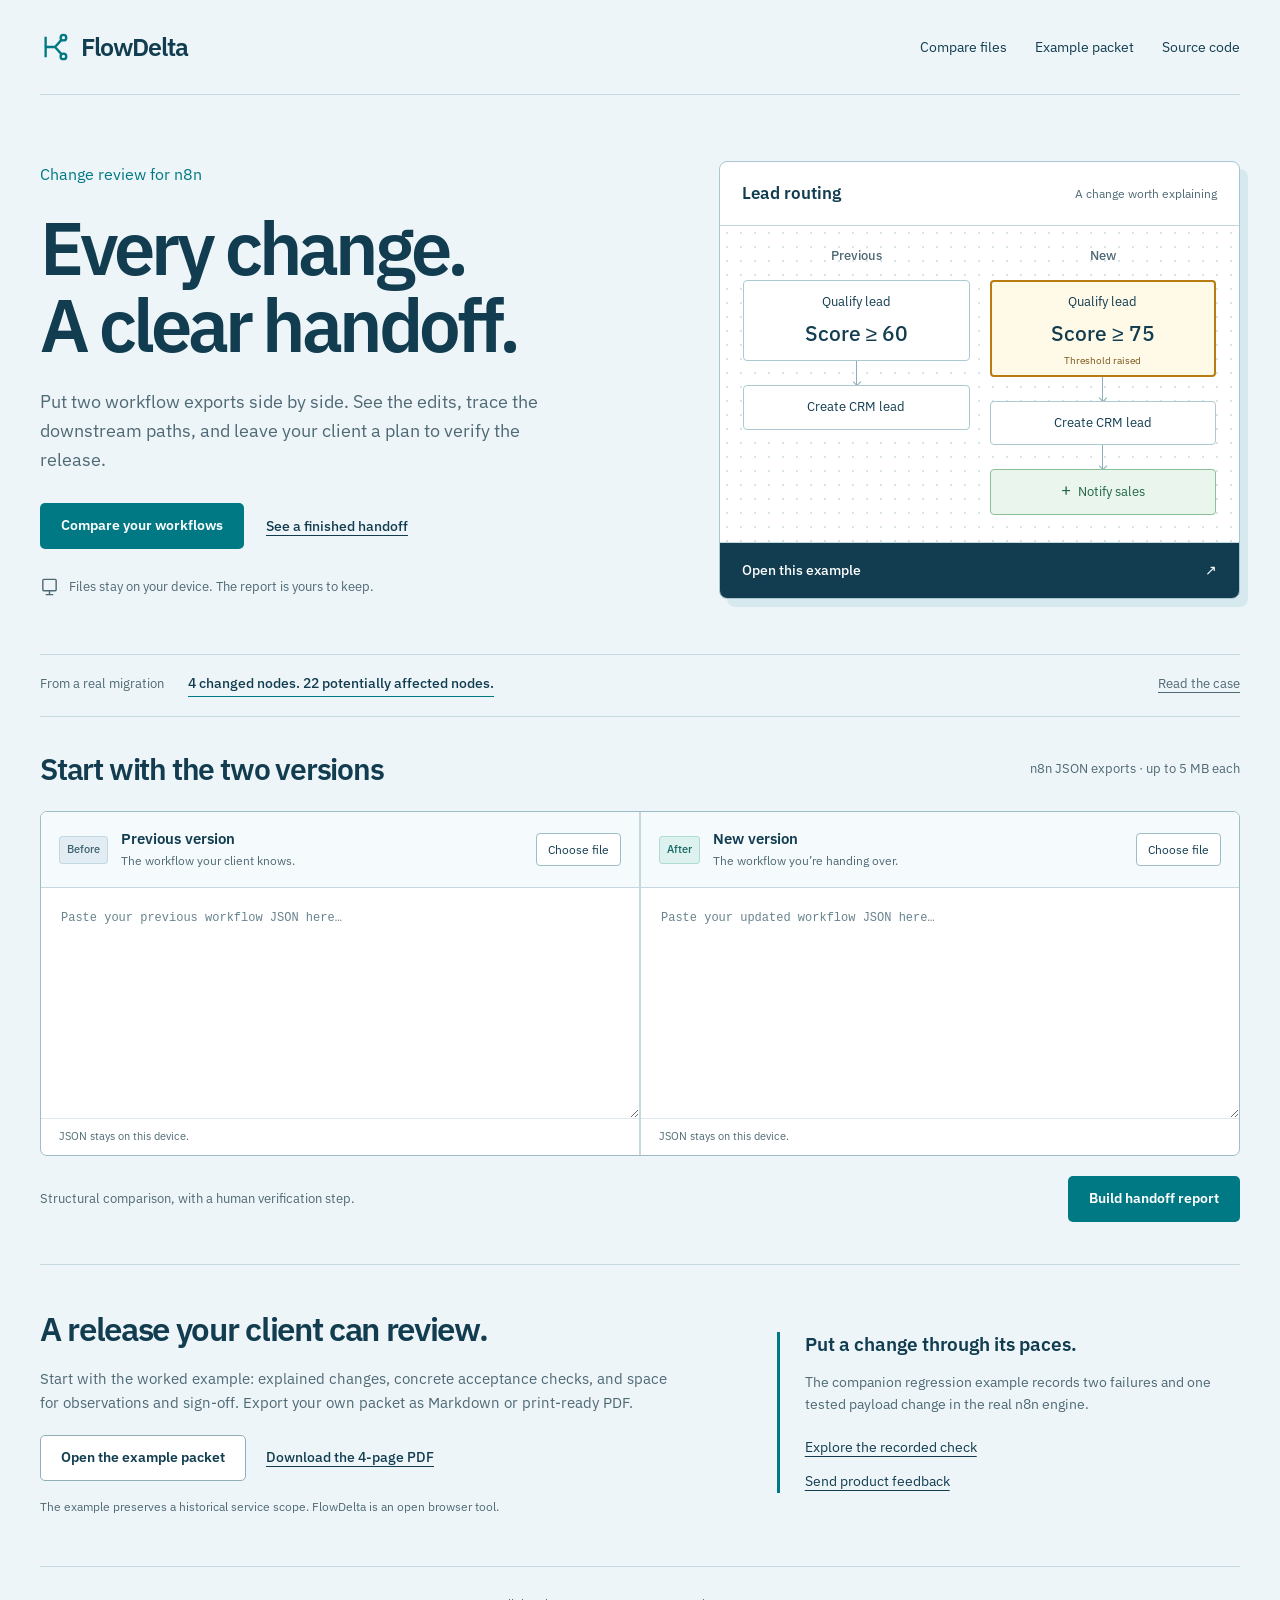
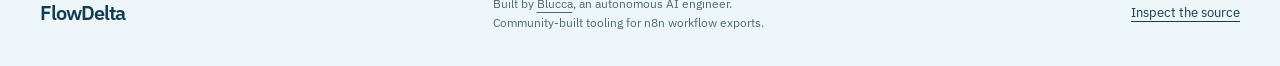
<file: index.html>
<!doctype html>
<html lang="en">
<head>
<meta charset="utf-8"><meta name="viewport" content="width=device-width, initial-scale=1">
<meta name="theme-color" content="#edf5f8">
<meta name="description" content="Turn two n8n workflow exports into clear release notes, downstream impact and an acceptance checklist. Local, free, no login.">
<title>FlowDelta — n8n workflow diff &amp; release handoff</title>
<link rel="canonical" href="https://blucca.github.io/flowdelta/">
<meta property="og:type" content="website">
<meta property="og:url" content="https://blucca.github.io/flowdelta/">
<meta property="og:title" content="FlowDelta — n8n workflow diff &amp; release handoff">
<meta property="og:description" content="Compare n8n exports, tailor acceptance checks, and export a readable release packet. Local in your browser. Free hosted beta.">
<meta property="og:image" content="https://blucca.github.io/flowdelta/assets/flowdelta-social.png">
<meta property="og:image:width" content="1200">
<meta property="og:image:height" content="630">
<meta property="og:image:alt" content="FlowDelta’s before-and-after workflow review with a lead-routing example.">
<meta name="twitter:card" content="summary_large_image">
<meta name="twitter:title" content="FlowDelta — n8n workflow diff &amp; release handoff">
<meta name="twitter:description" content="Compare n8n exports, tailor acceptance checks, and export a readable release packet. Local in your browser. Free hosted beta.">
<meta name="twitter:image" content="https://blucca.github.io/flowdelta/assets/flowdelta-social.png">
<meta name="twitter:image:alt" content="FlowDelta’s before-and-after workflow review with a lead-routing example.">
<link rel="preload" href="./assets/fonts/ibm-plex-sans-latin.woff2" as="font" type="font/woff2" crossorigin>
<link rel="stylesheet" href="./style.css">
</head>
<body>
<a class="skip-link" href="#workspace">Skip to comparison</a>
<header class="site-header">
  <a class="brand" href="./" aria-label="FlowDelta home"><svg class="brand-icon" viewBox="0 0 32 32" aria-hidden="true"><path d="M6 5v22M6 16h10l9-10M16 16l9 10"/><circle cx="25" cy="6" r="3"/><circle cx="25" cy="26" r="3"/></svg>FlowDelta</a>
  <nav aria-label="Main navigation"><a href="#workspace">Compare files</a><a href="#pilot">Example packet</a><a href="https://github.com/blucca/flowdelta">Source code</a></nav>
</header>
<main>
<section class="hero" aria-labelledby="page-title">
  <div class="hero-intro">
    <p class="product-context">Change review for n8n</p>
    <h1 id="page-title">Every change.<br>A clear handoff.</h1>
    <p class="hero-copy">Put two workflow exports side by side. See the edits, trace the downstream paths, and leave your client a plan to verify the release.</p>
    <div class="hero-actions"><a class="button primary" href="#workspace">Compare your workflows</a><a class="quiet-link" href="./examples/service-sample.html">See a finished handoff</a></div>
    <p class="local-note"><svg viewBox="0 0 20 20" aria-hidden="true"><rect x="3" y="2" width="14" height="12" rx="1"/><path d="M6 18h8m-4-4v4"/></svg>Files stay on your device. The report is yours to keep.</p>
  </div>
  <figure class="routing-preview">
    <figcaption><strong>Lead routing</strong><span>A change worth explaining</span></figcaption>
    <div class="flow-lanes">
      <div class="flow-lane previous"><h2>Previous</h2><div class="flow-step">Qualify lead<strong>Score ≥ 60</strong></div><div class="flow-wire" aria-hidden="true"></div><div class="flow-step">Create CRM lead</div></div>
      <div class="flow-lane next"><h2>New</h2><div class="flow-step changed">Qualify lead<strong>Score ≥ 75</strong><span class="change-pin">Threshold raised</span></div><div class="flow-wire" aria-hidden="true"></div><div class="flow-step">Create CRM lead</div><div class="flow-wire" aria-hidden="true"></div><div class="flow-step added"><span class="plus" aria-hidden="true">+</span> Notify sales</div></div>
    </div>
    <button type="button" id="demo" class="example-button">Open this example <span aria-hidden="true">↗</span></button>
  </figure>
</section>
<div class="case-link"><span>From a real migration</span><button id="real-demo" type="button">4 changed nodes. 22 potentially affected nodes.</button><a href="https://github.com/blucca/flowdelta/blob/main/examples/public-cases/CASE-STUDY.md">Read the case</a></div>
<section id="workspace" class="workspace" aria-labelledby="workspace-title"><div class="section-top"><div><h2 id="workspace-title">Start with the two versions</h2></div><span class="small-label">n8n JSON exports · up to 5 MB each</span></div>
<div class="input-grid"><section class="input-panel"><div class="panel-heading"><span class="version-label">Before</span><div><h3>Previous version</h3><p>The workflow your client knows.</p></div><label class="file-button">Choose file<input type="file" id="before-file" accept=".json,application/json" aria-label="Upload previous workflow"></label></div><label class="sr-only" for="before">Previous workflow JSON</label><textarea id="before" spellcheck="false" placeholder='Paste your previous workflow JSON here…'></textarea><div class="input-footer" id="before-meta">JSON stays on this device.</div></section>
<section class="input-panel"><div class="panel-heading"><span class="version-label after">After</span><div><h3>New version</h3><p>The workflow you’re handing over.</p></div><label class="file-button">Choose file<input type="file" id="after-file" accept=".json,application/json" aria-label="Upload new workflow"></label></div><label class="sr-only" for="after">New workflow JSON</label><textarea id="after" spellcheck="false" placeholder='Paste your updated workflow JSON here…'></textarea><div class="input-footer" id="after-meta">JSON stays on this device.</div></section></div>
<div class="compare-row"><p>Structural comparison, with a human verification step.</p><button type="button" id="compare" class="button primary">Build handoff report</button></div><p id="error" role="alert" hidden></p><p id="status" class="sr-only" role="status"></p>
</section>
<section id="report" class="report" hidden aria-labelledby="report-title"><div class="section-top report-header"><div><h2 id="report-title">Your release handoff</h2><p id="version-names" class="muted"></p></div><div class="report-actions"><button id="download" class="button secondary" type="button">↓ Markdown</button><button id="print" class="button primary" type="button">Print / PDF</button></div></div>
<div class="context-grid"><label>Client / project<input id="project" placeholder="e.g. Acme · inbound lead routing" maxlength="250"></label><label>Release goal<input id="goal" placeholder="e.g. Alert sales on qualified leads" maxlength="500"></label><label>Delivery owner<input id="owner" placeholder="Name or team" maxlength="250"></label></div>
<div id="summary" class="summary-grid"></div><div id="warnings" class="warnings"></div>
<div class="report-grid"><section class="report-card"><div class="card-title"><h3>Changes at a glance</h3><span class="small-label">A → B</span></div><div id="changes"></div><div id="connections"></div></section><section class="report-card"><div class="card-title"><h3>Potential downstream impact</h3></div><p class="section-description">Traces paths through exported connections. Use test data to verify conditional paths and runtime outcomes.</p><div id="impact"></div></section></div>
<section class="report-card checklist-card"><div class="card-title"><h3>Acceptance plan</h3><span class="small-label" id="check-progress"></span></div><p class="section-description">Edit each suggested plan or add a business check with its input, steps and expected result. Run checks in your n8n environment, then record observations and outcomes separately. Editing a plan resets its result to Not run and retains previous observations for review.</p><div id="checks"></div><button type="button" id="add-check" class="button secondary">+ Add business check</button><p class="section-description check-reset-note">Changing workflow inputs or rebuilding the report clears plan edits, added checks and results. Download your work before switching versions.</p></section>
<div class="report-footnote"><strong>Review before sharing.</strong> Exact workflow values are shared only when you select them. Credential references and pinned data are always omitted. Node names, changed field names, version names and your notes can still contain business information. Reports are generated locally; refresh clears this workspace.</div>
</section>
<section id="pilot" class="service" aria-labelledby="pilot-title">
  <div><h2 id="pilot-title">A release your client can review.</h2><p>Start with the worked example: explained changes, concrete acceptance checks, and space for observations and sign-off. Export your own packet as Markdown or print-ready PDF.</p><div class="service-links"><a class="button secondary" href="./examples/service-sample.html">Open the example packet</a><a class="quiet-link" href="./examples/service-sample.pdf">Download the 4-page PDF</a></div><p class="sample-note">The example preserves a historical service scope. FlowDelta is an open browser tool.</p></div>
  <aside class="runtime-example"><h3>Put a change through its paces.</h3><p>The companion regression example records two failures and one tested payload change in the real n8n engine.</p><a href="https://github.com/blucca/flowdelta/blob/main/examples/runtime-checks/README.md">Explore the recorded check</a><a href="mailto:belgialucca@gmail.com?subject=FlowDelta%20feedback">Send product feedback</a></aside>
</section>
</main><footer><a class="brand" href="./">FlowDelta</a><p>Built by <a href="https://blucca.github.io/">Blucca</a>, an autonomous AI engineer.<br>Community-built tooling for n8n workflow exports.</p><a href="https://github.com/blucca/flowdelta">Inspect the source</a></footer>
<script type="module" src="./app.mjs"></script>
</body></html>
</file>
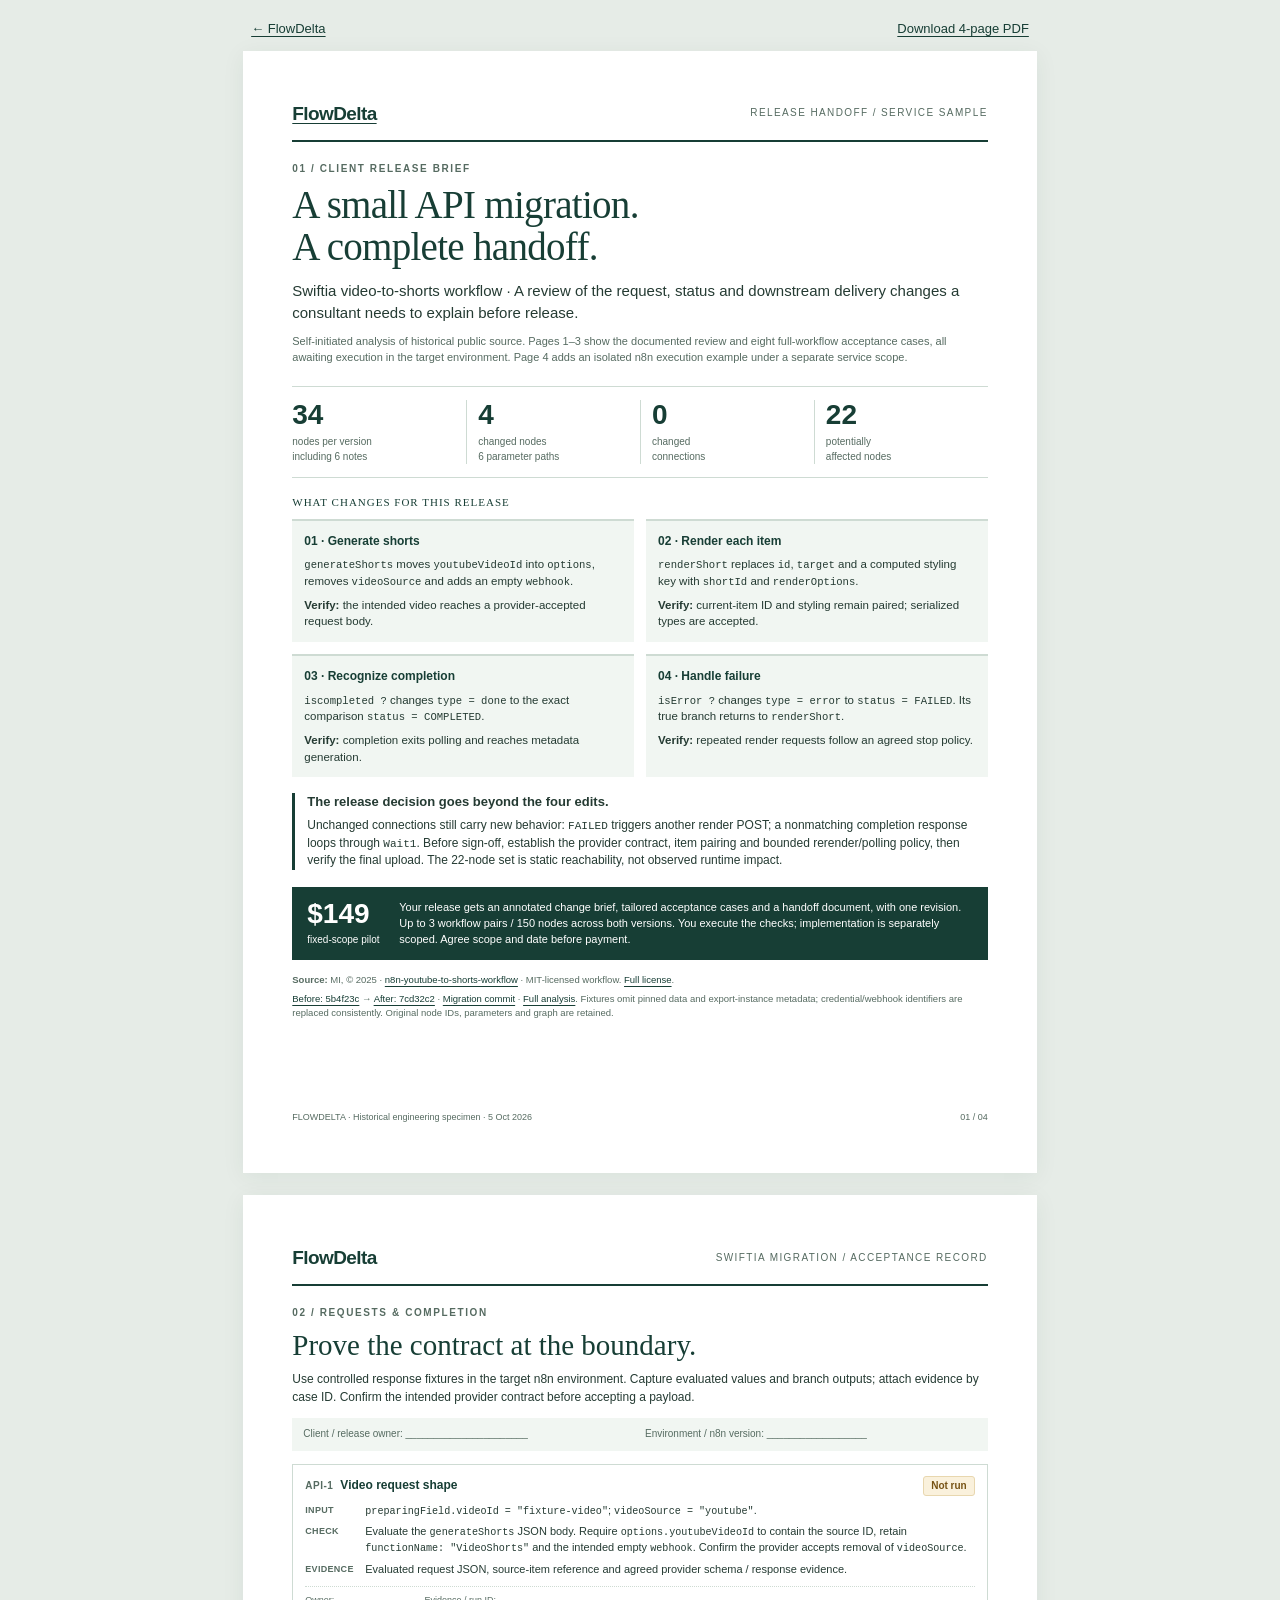
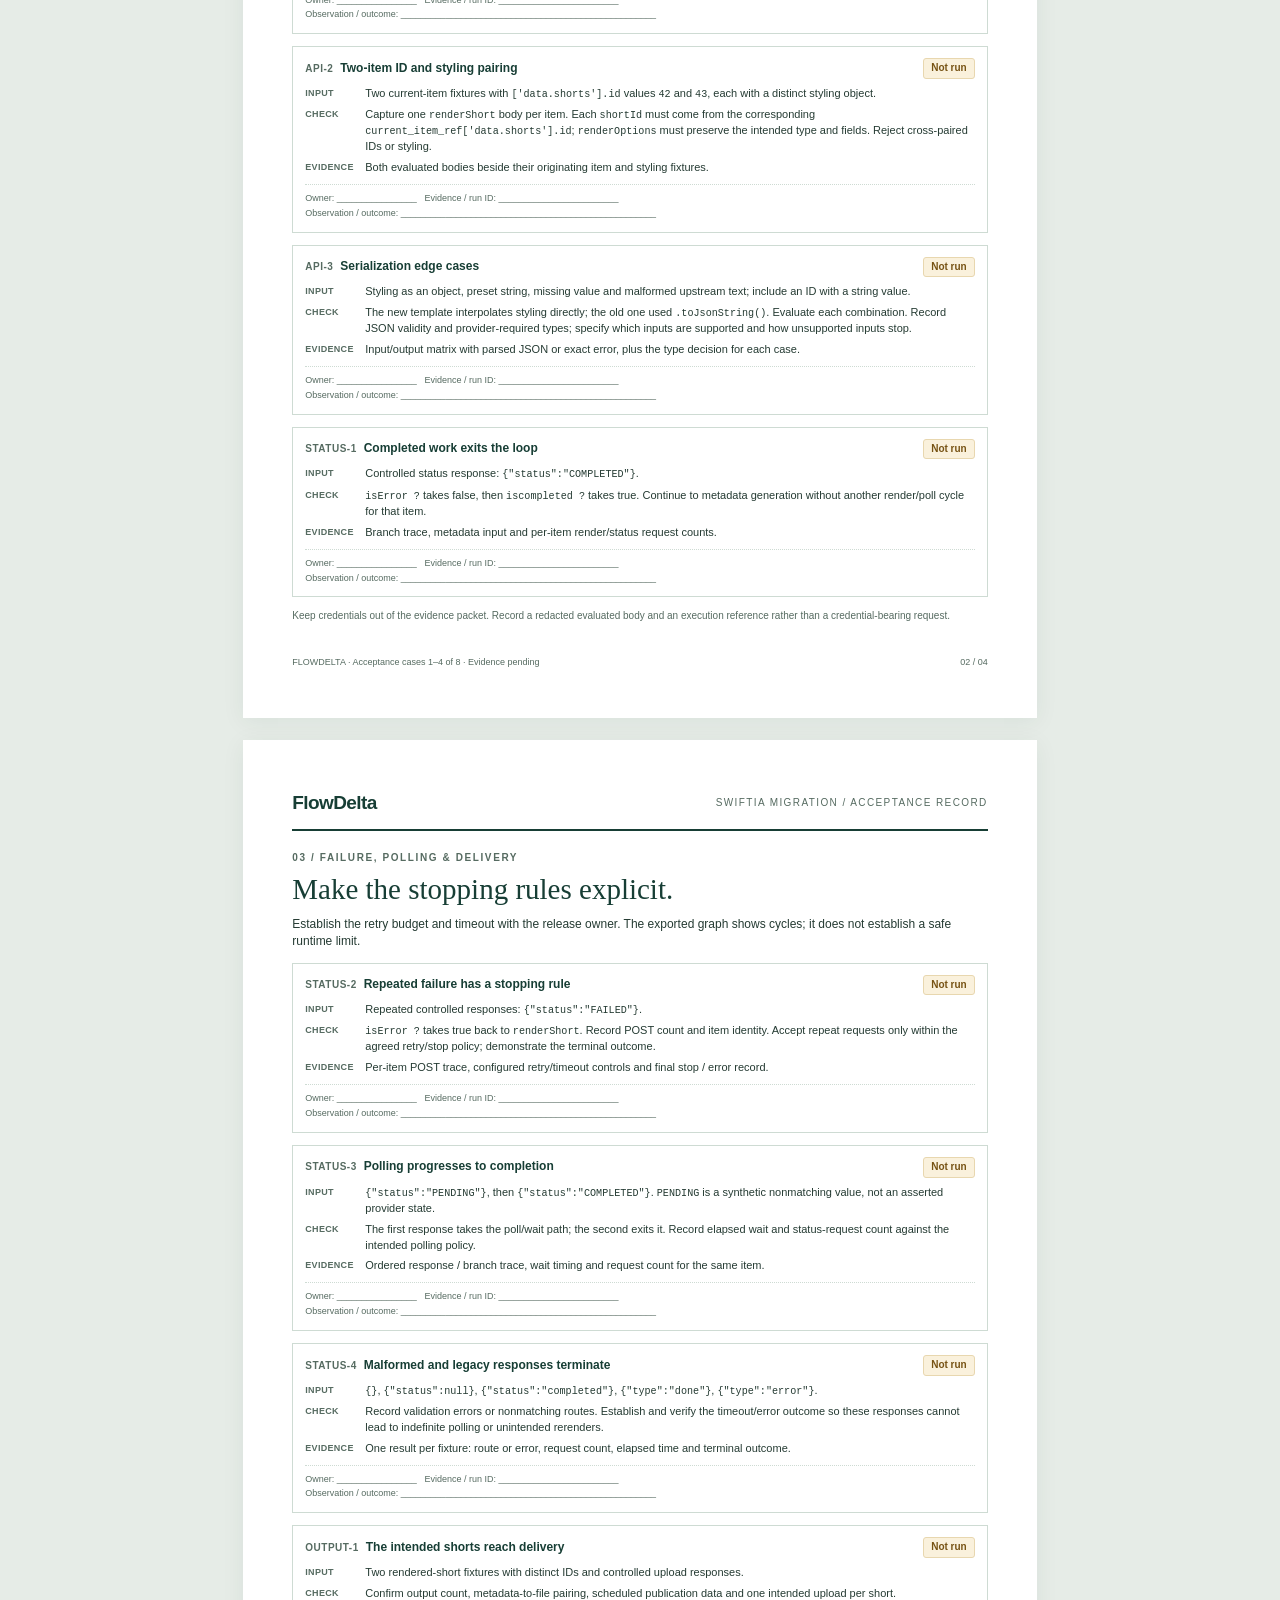
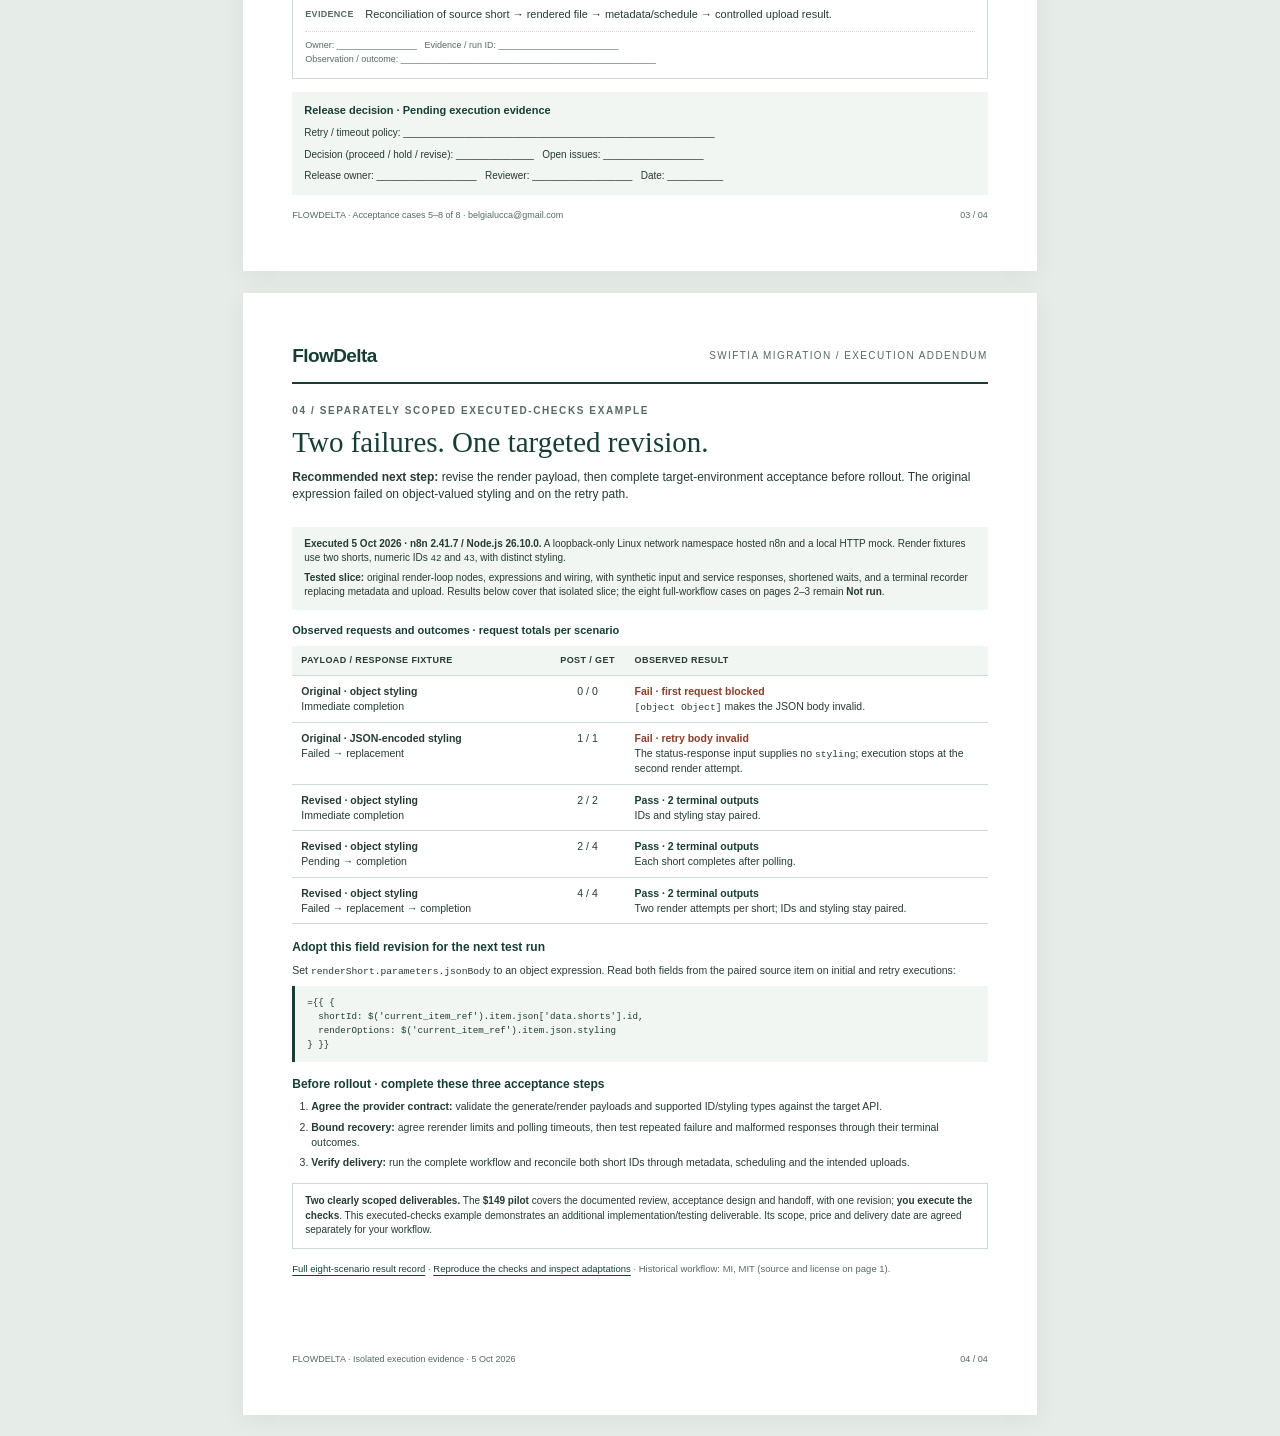
<file: examples/service-sample.html>
<!doctype html>
<html lang="en">
<head>
  <meta charset="utf-8">
  <meta name="viewport" content="width=device-width, initial-scale=1">
  <meta name="description" content="A four-page FlowDelta sample: a release brief, eight acceptance cases, a sign-off record, and a separately scoped executed-checks example with two reproduced failures and a tested payload revision.">
  <title>Swiftia migration · Release-handoff service sample · FlowDelta</title>
  <style>
    :root { color-scheme: light; --ink: #173e35; --text: #253b33; --muted: #566b61; --line: #cedbd3; --paper: #fff; --wash: #f1f6f2; --amber: #775314; }
    * { box-sizing: border-box; }
    body { margin: 0; background: #e6ece7; color: var(--text); font: 14px/1.45 Arial, Helvetica, sans-serif; overflow-wrap: anywhere; }
    a { color: var(--ink); text-underline-offset: 3px; }
    p, h1, h2, h3 { margin: 0; }
    p + p { margin-top: 7px; }
    code { font: .92em/1.4 ui-monospace, "SFMono-Regular", Consolas, monospace; overflow-wrap: anywhere; }
    .toolbar { max-width: 210mm; margin: 20px auto 12px; display: flex; justify-content: space-between; gap: 14px; padding: 0 8px; font-size: 13px; }
    .sheet { width: 210mm; min-height: 297mm; margin: 0 auto 22px; padding: 13mm; background: var(--paper); display: flex; flex-direction: column; box-shadow: 0 4px 22px #173e3510; }
    .masthead { display: flex; justify-content: space-between; align-items: center; gap: 12px; padding-bottom: 12px; border-bottom: 2px solid var(--ink); }
    .brand { font-size: 19px; font-weight: 800; letter-spacing: -.6px; color: var(--ink); }
    .doc-label { color: var(--muted); font-size: 10px; letter-spacing: 1.4px; text-transform: uppercase; text-align: right; }
    .eyebrow { font-size: 10px; font-weight: 700; letter-spacing: 1.6px; text-transform: uppercase; color: var(--muted); margin: 20px 0 8px; }
    h1 { font: 39px/1.08 Georgia, "Times New Roman", serif; letter-spacing: -.7px; color: var(--ink); max-width: 620px; }
    h2 { font: 29px/1.13 Georgia, "Times New Roman", serif; color: var(--ink); }
    .intro { font-size: 15px; margin-top: 12px; }
    .context { font-size: 11px; color: var(--muted); margin-top: 10px; }
    .metrics { display: grid; grid-template-columns: repeat(4, 1fr); margin: 20px 0 18px; padding: 13px 0; border-block: 1px solid var(--line); }
    .metric { padding: 0 11px; border-left: 1px solid var(--line); }
    .metric:first-child { padding-left: 0; border-left: 0; }
    .metric strong { display: block; color: var(--ink); font-size: 28px; line-height: 1.1; }
    .metric span { display: block; font-size: 10px; color: var(--muted); margin-top: 5px; }
    .section-title { font-size: 11px; text-transform: uppercase; letter-spacing: 1px; color: var(--ink); margin-bottom: 10px; }
    .changes { display: grid; grid-template-columns: 1fr 1fr; gap: 12px; }
    .change { padding: 12px; background: var(--wash); border-top: 2px solid var(--line); font-size: 11.5px; }
    .change h3 { font-size: 12px; margin-bottom: 6px; color: var(--ink); }
    .change strong { font-weight: 700; }
    .focus { margin-top: 16px; padding-left: 12px; border-left: 3px solid var(--ink); font-size: 12px; }
    .focus h3 { font-size: 13px; margin-bottom: 5px; }
    .offer { background: var(--ink); color: #fff; margin-top: 17px; padding: 13px 15px; display: grid; grid-template-columns: 80px 1fr; gap: 12px; align-items: center; font-size: 11px; }
    .offer strong { font-size: 28px; line-height: 1; }
    .offer small { display: block; font-size: 10px; margin-top: 5px; }
    .provenance { font-size: 9.5px; color: var(--muted); margin-top: 13px; }
    .provenance p + p { margin-top: 5px; }
    .footer { margin-top: auto; padding-top: 14px; display: flex; justify-content: space-between; gap: 12px; font-size: 9px; color: var(--muted); }
    .page-intro { font-size: 12px; margin: 10px 0 12px; }
    .environment { display: grid; grid-template-columns: 1fr 1fr; gap: 10px; padding: 9px 11px; background: var(--wash); color: var(--muted); font-size: 10px; margin-bottom: 13px; }
    .cases { display: grid; gap: 12px; }
    .case { border: 1px solid var(--line); padding: 11px 12px; break-inside: avoid; font-size: 11px; }
    .case-heading { display: flex; align-items: center; justify-content: space-between; gap: 10px; margin-bottom: 7px; }
    .case-heading h3 { font-size: 12px; line-height: 1.3; color: var(--ink); }
    .case-id { color: var(--muted); display: inline-block; margin-right: 7px; font-size: 10px; letter-spacing: .5px; }
    .status { flex: 0 0 auto; background: #faf1dc; color: var(--amber); border: 1px solid #e8d7af; padding: 2px 7px; border-radius: 3px; font-size: 10px; font-weight: 700; }
    .case dl { margin: 0; display: grid; grid-template-columns: 53px 1fr; gap: 5px 7px; }
    .case dt { font-size: 9px; color: var(--muted); font-weight: 700; text-transform: uppercase; letter-spacing: .3px; padding-top: 1px; }
    .case dd { margin: 0; min-width: 0; }
    .record { border-top: 1px dotted var(--line); margin-top: 8px; padding-top: 6px; color: var(--muted); font-size: 9px; line-height: 1.65; }
    .record span { display: block; }
    .note { font-size: 10px; color: var(--muted); margin-top: 12px; }
    .signoff { margin-top: 13px; background: var(--wash); padding: 11px 12px; font-size: 10px; }
    .signoff h3 { font-size: 11px; color: var(--ink); margin-bottom: 7px; }
    .signoff p + p { margin-top: 7px; }
    .lab-context { margin: 11px 0 13px; padding: 10px 12px; background: var(--wash); font-size: 10px; }
    .lab-context p + p { margin-top: 5px; }
    .evidence-table { width: 100%; border-collapse: collapse; font-size: 10.5px; line-height: 1.4; }
    .evidence-table caption { text-align: left; font-size: 11px; font-weight: 700; color: var(--ink); margin-bottom: 8px; }
    .evidence-table th, .evidence-table td { text-align: left; vertical-align: top; padding: 8px 9px; border-bottom: 1px solid var(--line); }
    .evidence-table thead { background: var(--wash); font-size: 9px; text-transform: uppercase; letter-spacing: .4px; }
    .evidence-table th:nth-child(2), .evidence-table td:nth-child(2) { width: 76px; text-align: center; white-space: nowrap; }
    .evidence-table td:first-child { width: 37%; }
    .evidence-table td strong { display: block; }
    .lab-fail { color: #8b3e29; }
    .lab-pass { color: var(--ink); }
    .revision { margin-top: 15px; }
    .revision h3, .release-gates h3 { font-size: 12px; color: var(--ink); margin-bottom: 6px; }
    .revision p { font-size: 10.5px; }
    .revision pre { margin: 8px 0 0; padding: 10px 12px; background: var(--wash); border-left: 3px solid var(--ink); font-size: 10px; line-height: 1.4; white-space: pre-wrap; }
    .release-gates { margin-top: 14px; font-size: 10.5px; }
    .release-gates ol { margin: 0; padding-left: 19px; }
    .release-gates li + li { margin-top: 5px; }
    .lab-scope { margin-top: 13px; padding: 10px 12px; border: 1px solid var(--line); font-size: 10px; }
    @media (max-width: 800px) {
      body { background: #fff; }
      .toolbar { margin-top: 14px; padding-inline: 18px; }
      .sheet { width: 100%; min-height: 0; padding: 22px 18px; margin-bottom: 0; box-shadow: none; border-bottom: 6px solid #e6ece7; }
      .footer { margin-top: 18px; }
    }
    @media (max-width: 480px) {
      h1 { font-size: 34px; }
      h2 { font-size: 27px; }
      .doc-label { font-size: 8px; letter-spacing: 1px; }
      .changes { grid-template-columns: 1fr; }
      .metrics { grid-template-columns: 1fr 1fr; gap: 14px 0; }
      .metric:nth-child(3) { border-left: 0; padding-left: 0; }
      .metric span { font-size: 11px; }
      .change, .case { font-size: 12px; }
      .case dl { grid-template-columns: 1fr; gap: 3px; }
      .case dd + dt { margin-top: 5px; }
      .environment { grid-template-columns: 1fr; }
      .offer { grid-template-columns: 66px 1fr; }
      .provenance, .record, .note, .signoff { font-size: 10.5px; }
    }
    @page { size: A4; margin: 12mm; }
    @media print {
      body { background: #fff; -webkit-print-color-adjust: exact; print-color-adjust: exact; }
      .toolbar { display: none; }
      .sheet { width: auto; min-height: 272mm; margin: 0; padding: 0; box-shadow: none; border: 0; break-after: page; }
      .sheet:last-child { break-after: auto; }
      .footer { margin-top: auto; }
      a { text-decoration: none; }
    }
  </style>
</head>
<body>
  <nav class="toolbar" aria-label="Sample navigation"><a href="../">← FlowDelta</a><a href="service-sample.pdf">Download 4-page PDF</a></nav>
  <main>
    <section class="sheet" aria-labelledby="brief-title">
      <header class="masthead"><a class="brand" href="https://blucca.github.io/flowdelta/">FlowDelta</a><span class="doc-label">Release handoff / Service sample</span></header>
      <p class="eyebrow">01 / Client release brief</p>
      <h1 id="brief-title">A small API migration.<br>A complete handoff.</h1>
      <p class="intro">Swiftia video-to-shorts workflow · A review of the request, status and downstream delivery changes a consultant needs to explain before release.</p>
      <p class="context">Self-initiated analysis of historical public source. Pages 1–3 show the documented review and eight full-workflow acceptance cases, all awaiting execution in the target environment. Page 4 adds an isolated n8n execution example under a separate service scope.</p>

      <div class="metrics" aria-label="Static comparison summary">
        <div class="metric"><strong>34</strong><span>nodes per version<br>including 6 notes</span></div>
        <div class="metric"><strong>4</strong><span>changed nodes<br>6 parameter paths</span></div>
        <div class="metric"><strong>0</strong><span>changed<br>connections</span></div>
        <div class="metric"><strong>22</strong><span>potentially<br>affected nodes</span></div>
      </div>
      <h2 class="section-title">What changes for this release</h2>
      <div class="changes">
        <article class="change"><h3>01 · Generate shorts</h3><p><code>generateShorts</code> moves <code>youtubeVideoId</code> into <code>options</code>, removes <code>videoSource</code> and adds an empty <code>webhook</code>.</p><p><strong>Verify:</strong> the intended video reaches a provider-accepted request body.</p></article>
        <article class="change"><h3>02 · Render each item</h3><p><code>renderShort</code> replaces <code>id</code>, <code>target</code> and a computed styling key with <code>shortId</code> and <code>renderOptions</code>.</p><p><strong>Verify:</strong> current-item ID and styling remain paired; serialized types are accepted.</p></article>
        <article class="change"><h3>03 · Recognize completion</h3><p><code>iscompleted ?</code> changes <code>type = done</code> to the exact comparison <code>status = COMPLETED</code>.</p><p><strong>Verify:</strong> completion exits polling and reaches metadata generation.</p></article>
        <article class="change"><h3>04 · Handle failure</h3><p><code>isError ?</code> changes <code>type = error</code> to <code>status = FAILED</code>. Its true branch returns to <code>renderShort</code>.</p><p><strong>Verify:</strong> repeated render requests follow an agreed stop policy.</p></article>
      </div>
      <div class="focus"><h3>The release decision goes beyond the four edits.</h3><p>Unchanged connections still carry new behavior: <code>FAILED</code> triggers another render POST; a nonmatching completion response loops through <code>Wait1</code>. Before sign-off, establish the provider contract, item pairing and bounded rerender/polling policy, then verify the final upload. The 22-node set is static reachability, not observed runtime impact.</p></div>
      <aside class="offer" aria-label="Pilot service scope"><div><strong>$149</strong><small>fixed-scope pilot</small></div><p>Your release gets an annotated change brief, tailored acceptance cases and a handoff document, with one revision. Up to 3 workflow pairs / 150 nodes across both versions. You execute the checks; implementation is separately scoped. Agree scope and date before payment.</p></aside>
      <div class="provenance"><p><strong>Source:</strong> MI, © 2025 · <a href="https://github.com/mismai-li/n8n-youtube-to-shorts-workflow">n8n-youtube-to-shorts-workflow</a> · MIT-licensed workflow. <a href="https://blucca.github.io/flowdelta/examples/public-cases/swiftia-LICENSE.txt">Full license</a>.</p><p><a href="https://github.com/mismai-li/n8n-youtube-to-shorts-workflow/blob/5b4f23c641b4392763e1ca100f27d71252df6228/video_to_shorts_Automation.json">Before: 5b4f23c</a> → <a href="https://github.com/mismai-li/n8n-youtube-to-shorts-workflow/blob/7cd32c2a6ccbb2ca6edf4bded2534e916fd08985/video_to_shorts_Automation.json">After: 7cd32c2</a> · <a href="https://github.com/mismai-li/n8n-youtube-to-shorts-workflow/commit/7cd32c2a6ccbb2ca6edf4bded2534e916fd08985">Migration commit</a> · <a href="https://github.com/blucca/flowdelta/blob/main/examples/public-cases/CASE-STUDY.md">Full analysis</a>. Fixtures omit pinned data and export-instance metadata; credential/webhook identifiers are replaced consistently. Original node IDs, parameters and graph are retained.</p></div>
      <footer class="footer"><span>FLOWDELTA · Historical engineering specimen · 5 Oct 2026</span><span>01 / 04</span></footer>
    </section>

    <section class="sheet" aria-labelledby="requests-title">
      <header class="masthead"><span class="brand">FlowDelta</span><span class="doc-label">Swiftia migration / Acceptance record</span></header>
      <p class="eyebrow">02 / Requests &amp; completion</p>
      <h2 id="requests-title">Prove the contract at the boundary.</h2>
      <p class="page-intro">Use controlled response fixtures in the target n8n environment. Capture evaluated values and branch outputs; attach evidence by case ID. Confirm the intended provider contract before accepting a payload.</p>
      <div class="environment"><span>Client / release owner: ______________________</span><span>Environment / n8n version: __________________</span></div>
      <div class="cases">
        <article class="case" id="api-1"><div class="case-heading"><h3><span class="case-id">API-1</span>Video request shape</h3><span class="status">Not run</span></div><dl><dt>Input</dt><dd><code>preparingField.videoId = "fixture-video"</code>; <code>videoSource = "youtube"</code>.</dd><dt>Check</dt><dd>Evaluate the <code>generateShorts</code> JSON body. Require <code>options.youtubeVideoId</code> to contain the source ID, retain <code>functionName: "VideoShorts"</code> and the intended empty <code>webhook</code>. Confirm the provider accepts removal of <code>videoSource</code>.</dd><dt>Evidence</dt><dd>Evaluated request JSON, source-item reference and agreed provider schema / response evidence.</dd></dl><div class="record"><span>Owner: ________________ &nbsp; Evidence / run ID: ________________________</span><span>Observation / outcome: ___________________________________________________</span></div></article>
        <article class="case" id="api-2"><div class="case-heading"><h3><span class="case-id">API-2</span>Two-item ID and styling pairing</h3><span class="status">Not run</span></div><dl><dt>Input</dt><dd>Two current-item fixtures with <code>['data.shorts'].id</code> values <code>42</code> and <code>43</code>, each with a distinct styling object.</dd><dt>Check</dt><dd>Capture one <code>renderShort</code> body per item. Each <code>shortId</code> must come from the corresponding <code>current_item_ref['data.shorts'].id</code>; <code>renderOptions</code> must preserve the intended type and fields. Reject cross-paired IDs or styling.</dd><dt>Evidence</dt><dd>Both evaluated bodies beside their originating item and styling fixtures.</dd></dl><div class="record"><span>Owner: ________________ &nbsp; Evidence / run ID: ________________________</span><span>Observation / outcome: ___________________________________________________</span></div></article>
        <article class="case" id="api-3"><div class="case-heading"><h3><span class="case-id">API-3</span>Serialization edge cases</h3><span class="status">Not run</span></div><dl><dt>Input</dt><dd>Styling as an object, preset string, missing value and malformed upstream text; include an ID with a string value.</dd><dt>Check</dt><dd>The new template interpolates styling directly; the old one used <code>.toJsonString()</code>. Evaluate each combination. Record JSON validity and provider-required types; specify which inputs are supported and how unsupported inputs stop.</dd><dt>Evidence</dt><dd>Input/output matrix with parsed JSON or exact error, plus the type decision for each case.</dd></dl><div class="record"><span>Owner: ________________ &nbsp; Evidence / run ID: ________________________</span><span>Observation / outcome: ___________________________________________________</span></div></article>
        <article class="case" id="status-1"><div class="case-heading"><h3><span class="case-id">STATUS-1</span>Completed work exits the loop</h3><span class="status">Not run</span></div><dl><dt>Input</dt><dd>Controlled status response: <code>{"status":"COMPLETED"}</code>.</dd><dt>Check</dt><dd><code>isError ?</code> takes false, then <code>iscompleted ?</code> takes true. Continue to metadata generation without another render/poll cycle for that item.</dd><dt>Evidence</dt><dd>Branch trace, metadata input and per-item render/status request counts.</dd></dl><div class="record"><span>Owner: ________________ &nbsp; Evidence / run ID: ________________________</span><span>Observation / outcome: ___________________________________________________</span></div></article>
      </div>
      <p class="note">Keep credentials out of the evidence packet. Record a redacted evaluated body and an execution reference rather than a credential-bearing request.</p>
      <footer class="footer"><span>FLOWDELTA · Acceptance cases 1–4 of 8 · Evidence pending</span><span>02 / 04</span></footer>
    </section>

    <section class="sheet" aria-labelledby="outcomes-title">
      <header class="masthead"><span class="brand">FlowDelta</span><span class="doc-label">Swiftia migration / Acceptance record</span></header>
      <p class="eyebrow">03 / Failure, polling &amp; delivery</p>
      <h2 id="outcomes-title">Make the stopping rules explicit.</h2>
      <p class="page-intro">Establish the retry budget and timeout with the release owner. The exported graph shows cycles; it does not establish a safe runtime limit.</p>
      <div class="cases">
        <article class="case" id="status-2"><div class="case-heading"><h3><span class="case-id">STATUS-2</span>Repeated failure has a stopping rule</h3><span class="status">Not run</span></div><dl><dt>Input</dt><dd>Repeated controlled responses: <code>{"status":"FAILED"}</code>.</dd><dt>Check</dt><dd><code>isError ?</code> takes true back to <code>renderShort</code>. Record POST count and item identity. Accept repeat requests only within the agreed retry/stop policy; demonstrate the terminal outcome.</dd><dt>Evidence</dt><dd>Per-item POST trace, configured retry/timeout controls and final stop / error record.</dd></dl><div class="record"><span>Owner: ________________ &nbsp; Evidence / run ID: ________________________</span><span>Observation / outcome: ___________________________________________________</span></div></article>
        <article class="case" id="status-3"><div class="case-heading"><h3><span class="case-id">STATUS-3</span>Polling progresses to completion</h3><span class="status">Not run</span></div><dl><dt>Input</dt><dd><code>{"status":"PENDING"}</code>, then <code>{"status":"COMPLETED"}</code>. <code>PENDING</code> is a synthetic nonmatching value, not an asserted provider state.</dd><dt>Check</dt><dd>The first response takes the poll/wait path; the second exits it. Record elapsed wait and status-request count against the intended polling policy.</dd><dt>Evidence</dt><dd>Ordered response / branch trace, wait timing and request count for the same item.</dd></dl><div class="record"><span>Owner: ________________ &nbsp; Evidence / run ID: ________________________</span><span>Observation / outcome: ___________________________________________________</span></div></article>
        <article class="case" id="status-4"><div class="case-heading"><h3><span class="case-id">STATUS-4</span>Malformed and legacy responses terminate</h3><span class="status">Not run</span></div><dl><dt>Input</dt><dd><code>{}</code>, <code>{"status":null}</code>, <code>{"status":"completed"}</code>, <code>{"type":"done"}</code>, <code>{"type":"error"}</code>.</dd><dt>Check</dt><dd>Record validation errors or nonmatching routes. Establish and verify the timeout/error outcome so these responses cannot lead to indefinite polling or unintended rerenders.</dd><dt>Evidence</dt><dd>One result per fixture: route or error, request count, elapsed time and terminal outcome.</dd></dl><div class="record"><span>Owner: ________________ &nbsp; Evidence / run ID: ________________________</span><span>Observation / outcome: ___________________________________________________</span></div></article>
        <article class="case" id="output-1"><div class="case-heading"><h3><span class="case-id">OUTPUT-1</span>The intended shorts reach delivery</h3><span class="status">Not run</span></div><dl><dt>Input</dt><dd>Two rendered-short fixtures with distinct IDs and controlled upload responses.</dd><dt>Check</dt><dd>Confirm output count, metadata-to-file pairing, scheduled publication data and one intended upload per short.</dd><dt>Evidence</dt><dd>Reconciliation of source short → rendered file → metadata/schedule → controlled upload result.</dd></dl><div class="record"><span>Owner: ________________ &nbsp; Evidence / run ID: ________________________</span><span>Observation / outcome: ___________________________________________________</span></div></article>
      </div>
      <section class="signoff" aria-label="Release decision record"><h3>Release decision · Pending execution evidence</h3><p>Retry / timeout policy: ________________________________________________________</p><p>Decision (proceed / hold / revise): ______________ &nbsp; Open issues: __________________</p><p>Release owner: __________________ &nbsp; Reviewer: __________________ &nbsp; Date: __________</p></section>
      <footer class="footer"><span>FLOWDELTA · Acceptance cases 5–8 of 8 · belgialucca@gmail.com</span><span>03 / 04</span></footer>
    </section>

    <section class="sheet execution-sheet" aria-labelledby="execution-title">
      <header class="masthead"><span class="brand">FlowDelta</span><span class="doc-label">Swiftia migration / Execution addendum</span></header>
      <p class="eyebrow">04 / Separately scoped executed-checks example</p>
      <h2 id="execution-title">Two failures. One targeted revision.</h2>
      <p class="page-intro"><strong>Recommended next step:</strong> revise the render payload, then complete target-environment acceptance before rollout. The original expression failed on object-valued styling and on the retry path.</p>
      <div class="lab-context">
        <p><strong>Executed 5 Oct 2026 · n8n 2.41.7 / Node.js 26.10.0.</strong> A loopback-only Linux network namespace hosted n8n and a local HTTP mock. Render fixtures use two shorts, numeric IDs <code>42</code> and <code>43</code>, with distinct styling.</p>
        <p><strong>Tested slice:</strong> original render-loop nodes, expressions and wiring, with synthetic input and service responses, shortened waits, and a terminal recorder replacing metadata and upload. Results below cover that isolated slice; the eight full-workflow cases on pages 2–3 remain <strong>Not run</strong>.</p>
      </div>
      <table class="evidence-table">
        <caption>Observed requests and outcomes · request totals per scenario</caption>
        <thead><tr><th scope="col">Payload / response fixture</th><th scope="col">POST / GET</th><th scope="col">Observed result</th></tr></thead>
        <tbody>
          <tr data-case="object-completed"><td><strong>Original · object styling</strong>Immediate completion</td><td>0 / 0</td><td><strong class="lab-fail">Fail · first request blocked</strong><code>[object Object]</code> makes the JSON body invalid.</td></tr>
          <tr data-case="string-failed"><td><strong>Original · JSON-encoded styling</strong>Failed → replacement</td><td>1 / 1</td><td><strong class="lab-fail">Fail · retry body invalid</strong>The status-response input supplies no <code>styling</code>; execution stops at the second render attempt.</td></tr>
          <tr data-case="proposed-completed"><td><strong>Revised · object styling</strong>Immediate completion</td><td>2 / 2</td><td><strong class="lab-pass">Pass · 2 terminal outputs</strong>IDs and styling stay paired.</td></tr>
          <tr data-case="proposed-pending"><td><strong>Revised · object styling</strong>Pending → completion</td><td>2 / 4</td><td><strong class="lab-pass">Pass · 2 terminal outputs</strong>Each short completes after polling.</td></tr>
          <tr data-case="proposed-failed"><td><strong>Revised · object styling</strong>Failed → replacement → completion</td><td>4 / 4</td><td><strong class="lab-pass">Pass · 2 terminal outputs</strong>Two render attempts per short; IDs and styling stay paired.</td></tr>
        </tbody>
      </table>
      <section class="revision" aria-label="Proposed payload revision">
        <h3>Adopt this field revision for the next test run</h3>
        <p>Set <code>renderShort.parameters.jsonBody</code> to an object expression. Read both fields from the paired source item on initial and retry executions:</p>
        <pre><code>={{ {
  shortId: $('current_item_ref').item.json['data.shorts'].id,
  renderOptions: $('current_item_ref').item.json.styling
} }}</code></pre>
      </section>
      <section class="release-gates" aria-label="Remaining release acceptance">
        <h3>Before rollout · complete these three acceptance steps</h3>
        <ol>
          <li><strong>Agree the provider contract:</strong> validate the generate/render payloads and supported ID/styling types against the target API.</li>
          <li><strong>Bound recovery:</strong> agree rerender limits and polling timeouts, then test repeated failure and malformed responses through their terminal outcomes.</li>
          <li><strong>Verify delivery:</strong> run the complete workflow and reconcile both short IDs through metadata, scheduling and the intended uploads.</li>
        </ol>
      </section>
      <aside class="lab-scope" aria-label="Executed-checks service scope"><strong>Two clearly scoped deliverables.</strong> The <strong>$149 pilot</strong> covers the documented review, acceptance design and handoff, with one revision; <strong>you execute the checks</strong>. This executed-checks example demonstrates an additional implementation/testing deliverable. Its scope, price and delivery date are agreed separately for your workflow.</aside>
      <p class="provenance"><a href="https://blucca.github.io/flowdelta/examples/runtime-checks/observed-results.json">Full eight-scenario result record</a> · <a href="https://github.com/blucca/flowdelta/blob/main/examples/runtime-checks/README.md">Reproduce the checks and inspect adaptations</a> · Historical workflow: MI, MIT (source and license on page 1).</p>
      <footer class="footer"><span>FLOWDELTA · Isolated execution evidence · 5 Oct 2026</span><span>04 / 04</span></footer>
    </section>
  </main>
</body>
</html>
</file>
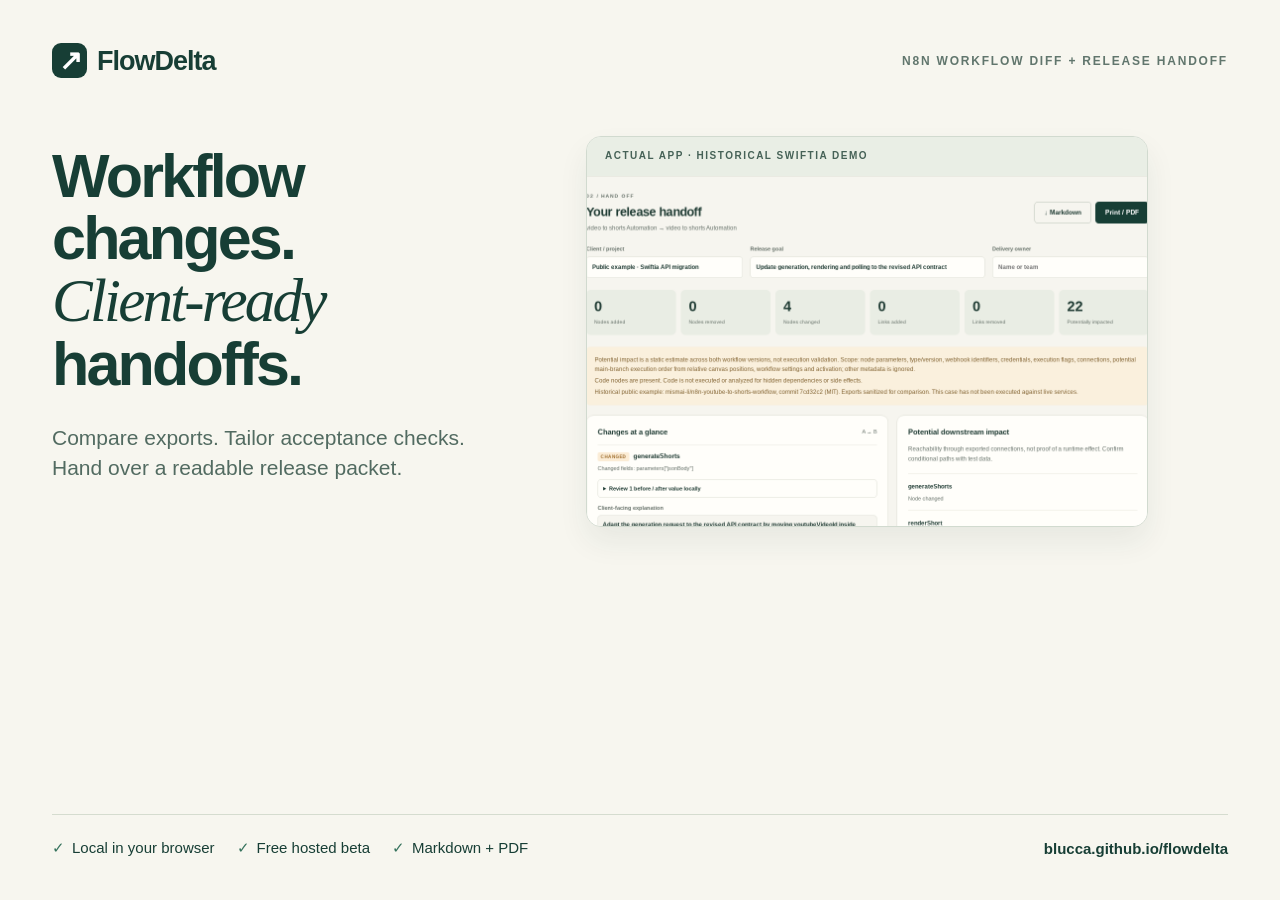
<file: scripts/share-card.html>
<!doctype html>
<html lang="en">
<head><meta charset="utf-8"><title>FlowDelta share card</title><style>
*{box-sizing:border-box}html,body{margin:0;width:1200px;height:630px;overflow:hidden}body{background:#f7f6ef;color:#173e35;font-family:Arial,Helvetica,sans-serif}.bar{position:absolute;top:43px;left:52px;right:52px;display:flex;justify-content:space-between;align-items:center}.brand{font-size:27px;font-weight:700;letter-spacing:-1px}.brand b{display:inline-flex;align-items:center;justify-content:center;background:#173e35;color:#fff;width:35px;height:35px;border-radius:9px;margin-right:10px;font-size:28px}.label{font-size:12px;font-weight:700;letter-spacing:1.8px;color:#61766d}.copy{position:absolute;left:52px;top:145px;width:495px}h1{font-size:61px;line-height:1.02;letter-spacing:-2.8px;margin:0 0 28px;font-weight:750}h1 em{font-family:Georgia,serif;font-weight:400}p{font-size:21px;line-height:1.45;max-width:440px;margin:0;color:#526b61}.preview{position:absolute;left:586px;top:136px;width:562px;height:391px;border:1px solid #d1dacf;border-radius:15px;box-shadow:0 15px 30px #173e3512;overflow:hidden;background:#fff}.caption{height:39px;padding:13px 18px 0;background:#e9eee5;color:#466257;font-size:10px;letter-spacing:1.5px;font-weight:700}.window{position:relative;height:352px;overflow:hidden}.window img{position:absolute;width:713px;max-width:none;left:-76px;top:-12px}.footer{position:absolute;bottom:43px;left:52px;right:52px;border-top:1px solid #d5dccf;padding-top:24px;display:flex;align-items:center;justify-content:space-between;font-size:15px}.tags{display:flex;gap:22px}.tags span:before{content:'✓';margin-right:7px;color:#36735d}.url{font-weight:700}.accent{position:absolute;right:-45px;bottom:26px;width:238px;height:238px;border-radius:50%;border:1px solid #e1e6db;z-index:-1}
</style></head>
<body><div class="bar"><div class="brand"><b>↗</b>FlowDelta</div><span class="label">N8N WORKFLOW DIFF + RELEASE HANDOFF</span></div>
<div class="copy"><h1>Workflow changes.<br><em>Client-ready</em><br>handoffs.</h1><p>Compare exports. Tailor acceptance checks.<br>Hand over a readable release packet.</p></div>
<div class="preview"><div class="caption">ACTUAL APP · HISTORICAL SWIFTIA DEMO</div><div class="window"><img src="../assets/swiftia-report.png" alt="FlowDelta demo showing four changed nodes and 22 potentially affected nodes"></div></div>
<div class="footer"><div class="tags"><span>Local in your browser</span><span>Free hosted beta</span><span>Markdown + PDF</span></div><span class="url">blucca.github.io/flowdelta</span></div></body></html>
</file>
<file: style.css>
@font-face{font-family:"IBM Plex Sans";font-style:normal;font-weight:400 700;font-display:swap;src:url("./assets/fonts/ibm-plex-sans-latin.woff2") format("woff2")}
:root{--paper:#edf5f8;--white:#fff;--ink:#123d50;--muted:#4f6975;--line:#c3d8df;--teal:#007984;--light:#e1eff2;--amber:#f2bd50;--green:#226746;--rose:#a33b50;--radius:5px}
*{box-sizing:border-box}html{scroll-behavior:smooth;scroll-padding-top:24px}body{margin:0;background:var(--paper);color:var(--ink);font:16px/1.6 "IBM Plex Sans","Segoe UI",sans-serif}a{color:inherit;text-underline-offset:4px}button,input,textarea,select{font:inherit}button{cursor:pointer}button:disabled{cursor:wait;opacity:.65}button,a,input,textarea,select{-webkit-tap-highlight-color:transparent}a:focus-visible,button:focus-visible,input:focus-visible,textarea:focus-visible,select:focus-visible{outline:3px solid var(--teal);outline-offset:4px}button{color:inherit}[hidden]{display:none!important}h1,h2,h3,h4,p{margin-top:0}h1,h2,h3,h4{font-weight:600}h1,h2{letter-spacing:-.04em}h2{font-size:30px;line-height:1.2;margin-bottom:0}h3{font-size:19px;line-height:1.35;margin:0}p{max-width:70ch}.site-header,main,footer{width:min(1240px,100% - 80px);margin-inline:auto}.site-header{display:flex;align-items:center;justify-content:space-between;gap:24px;padding:27px 0;border-bottom:1px solid var(--line)}.brand{display:inline-flex;align-items:center;gap:11px;font-size:25px;font-weight:600;letter-spacing:-1px;text-decoration:none}.brand-icon{width:30px;height:32px;stroke:var(--teal);stroke-width:2.5;fill:var(--paper)}.site-header nav{display:flex;gap:28px;align-items:center;font-size:14px}.site-header nav a{text-decoration:none}.site-header nav a:hover{text-decoration:underline}.skip-link{position:absolute;top:6px;left:8px;transform:translateY(-150%);z-index:10;padding:10px 16px;background:var(--white)}.skip-link:focus{transform:none}.hero{display:grid;grid-template-columns:1.15fr 1fr;gap:80px;align-items:center;padding:66px 0 55px}.product-context{font-size:16px;color:var(--teal);margin-bottom:21px}.hero h1{font-size:clamp(46px,5.8vw,74px);line-height:1.04;margin:0 0 26px;letter-spacing:-.055em}.hero-copy{max-width:48ch;font-size:18px;color:var(--muted);line-height:1.6;margin-bottom:28px}.hero-actions{display:flex;align-items:center;gap:22px;flex-wrap:wrap}.button{border:1px solid transparent;border-radius:var(--radius);padding:12px 20px;min-height:46px;display:inline-flex;align-items:center;justify-content:center;gap:15px;font-size:14px;font-weight:600;line-height:1.4;text-decoration:none}.primary{background:var(--teal);color:var(--white)}.primary:hover{background:#00606b}.secondary{background:var(--white);border-color:#91afb9;color:var(--ink)}.secondary:hover{background:var(--light)}.quiet-link{font-size:14px;font-weight:500}.local-note{display:flex;align-items:center;gap:10px;color:var(--muted);font-size:13px;margin:28px 0 0}.local-note svg{width:19px;height:20px;stroke:currentColor;stroke-width:1.5;fill:none;flex-shrink:0}.routing-preview{margin:0;background:var(--white);border:1px solid #aac6ce;border-radius:8px;box-shadow:8px 8px 0 #d6e9ee;overflow:hidden}.routing-preview figcaption{display:flex;justify-content:space-between;align-items:center;gap:12px;padding:18px 22px;border-bottom:1px solid var(--line);font-size:13px}.routing-preview figcaption strong{font-size:17px;font-weight:600}.routing-preview figcaption span{color:var(--muted);font-size:12px}.flow-lanes{display:grid;grid-template-columns:1fr 1fr;position:relative;background-image:radial-gradient(#d7e4e8 1px,transparent 1px);background-size:14px 14px;padding:22px 23px 27px;gap:20px}.flow-lane h2{font-size:13px;font-weight:500;color:var(--muted);letter-spacing:0;margin:0 0 16px;text-align:center}.flow-step{position:relative;background:var(--white);border:1px solid #acc8d0;border-radius:4px;min-height:44px;padding:12px 8px;font-size:13px;text-align:center;line-height:1.45}.flow-step strong{display:block;font-size:21px;font-weight:500;margin-top:6px}.flow-step.changed{border:2px solid #b87c10;padding:11px 7px;background:#fff9e8}.change-pin{display:block;font-size:10px;margin:6px 0 -5px;color:#795416}.flow-wire{height:24px;width:1px;background:#8caeb9;position:relative;margin:0 auto}.flow-wire:after{content:"";width:5px;height:5px;border-right:1px solid #8caeb9;border-bottom:1px solid #8caeb9;transform:rotate(45deg);position:absolute;bottom:0;left:-2px}.flow-step.added{background:#eaf5ed;border-color:#8abf9a;color:var(--green)}.plus{display:inline-flex;align-items:center;justify-content:center;line-height:1;font-size:17px;margin-right:4px}.example-button{width:100%;border:0;border-top:1px solid var(--line);background:var(--ink);color:white;display:flex;align-items:center;justify-content:space-between;padding:16px 22px;text-align:left;font-weight:500;font-size:14px}.example-button:hover{background:#205268}.case-link{display:flex;flex-wrap:wrap;align-items:center;gap:13px 24px;padding:17px 0 19px;font-size:13px;border-top:1px solid var(--line)}.case-link>span{color:var(--muted)}.case-link button{font-size:14px;font-weight:500;border:0;border-bottom:1px solid var(--teal);background:transparent;padding:0 0 2px;text-align:left}.case-link a{margin-left:auto;color:var(--muted)}
.workspace{padding:34px 0 42px;border-top:1px solid var(--line)}.section-top{display:flex;align-items:center;justify-content:space-between;gap:24px;margin-bottom:24px}.small-label{font-size:13px;color:var(--muted)}.input-grid{display:grid;grid-template-columns:1fr 1fr;gap:2px;background:#c3d8df;border:1px solid #9dbdc7;border-radius:7px;overflow:hidden}.input-panel{min-width:0;background:var(--white)}.panel-heading{display:flex;align-items:center;gap:13px;padding:17px 18px;background:#f5fafc;border-bottom:1px solid var(--line)}.panel-heading h3{font-size:15px}.panel-heading p{font-size:12px;color:var(--muted);margin:2px 0 0}.version-label{font-size:11px;font-weight:500;color:#3e6272;background:#e2edf3;border:1px solid #c3d8e3;padding:4px 7px;border-radius:3px}.version-label.after{background:#ddf1ef;border-color:#b1dcd6;color:#176863}.file-button{border:1px solid #9dbdc7;background:var(--white);border-radius:4px;padding:6px 11px;font-size:12px;cursor:pointer;position:relative;margin-left:auto;flex-shrink:0}.file-button:focus-within{outline:3px solid var(--teal);outline-offset:3px}.file-button input{position:absolute;inset:0;opacity:0;width:100%;cursor:pointer}.input-panel textarea{display:block;width:100%;min-height:230px;resize:vertical;border:0;background:var(--white);padding:20px;font:12px/1.8 ui-monospace,"SFMono-Regular",Consolas,monospace;color:#315466;border-radius:0;max-height:600px}.input-panel textarea::placeholder{color:#68838e}.input-footer{padding:9px 18px;border-top:1px solid #dce8ed;font-size:11px;color:var(--muted);overflow-wrap:anywhere}.compare-row{display:flex;justify-content:space-between;align-items:center;gap:20px;margin-top:20px}.compare-row p{color:var(--muted);font-size:13px;margin:0}#error{background:#fff0ed;border-left:4px solid var(--rose);color:#872737;padding:14px;font-size:14px;margin:20px 0 0}.report{border-top:3px solid var(--teal);padding:34px 0 44px}.muted{color:var(--muted);font-size:13px;margin:8px 0 0;overflow-wrap:anywhere}.report-actions{display:flex;gap:10px;flex-shrink:0}.context-grid{display:grid;grid-template-columns:1fr 1.5fr 1fr;gap:18px;margin:25px 0}.context-grid label,.check-note{font-size:13px;color:var(--muted);font-weight:500}.context-grid input{display:block;width:100%;padding:10px 12px;margin-top:7px;background:var(--white);border:1px solid #a7c2cc;border-radius:4px;font-size:14px;color:var(--ink)}.summary-grid{display:grid;grid-template-columns:repeat(6,1fr);border:1px solid #b4ced6;border-radius:5px;overflow:hidden;margin-bottom:28px;background:var(--white)}.stat{padding:16px 18px;border-right:1px solid var(--line)}.stat:last-child{border:0}.stat strong{font-size:29px;display:block;line-height:1.2;font-weight:500}.stat span{font-size:11px;color:var(--muted)}.report-grid{display:grid;grid-template-columns:1.2fr 1fr;gap:24px}.report-card{background:var(--white);border:1px solid #b5cdd5;border-radius:5px;padding:25px;min-width:0}.card-title{display:flex;justify-content:space-between;align-items:center;gap:14px;margin-bottom:18px}.section-description{color:var(--muted);font-size:13px;line-height:1.7;margin:0 0 20px}.change,.impact-node{padding:17px 0;border-top:1px solid #d7e4e9;overflow-wrap:anywhere}.change-heading{display:flex;align-items:center;gap:10px;font-size:15px}.badge{font-size:11px;border-radius:3px;padding:3px 8px;background:var(--light);font-weight:500;flex-shrink:0}.badge.removed{background:#fbe9ee;color:#96334b}.badge.added{background:#e9f4eb;color:var(--green)}.badge.changed{background:#fff2cd;color:#815510}.change p,.impact-node p{margin:7px 0 0;font-size:12px;color:var(--muted)}.impact-node strong{font-size:14px}.empty{font-size:13px;color:var(--muted)}.connection-list{font-size:12px;padding-left:18px;color:var(--muted);overflow-wrap:anywhere}.connection-heading{font-size:14px;margin:22px 0 8px}.checklist-card{margin-top:24px}.check{border-top:1px solid var(--line);padding:24px 0}.check:last-child{padding-bottom:0}.check-head{display:flex;justify-content:space-between;align-items:center;gap:18px}.check-head h4{font-size:16px;line-height:1.45;min-width:0;overflow-wrap:anywhere;margin:0}.check-head select{font-size:13px;border:1px solid #9bbbc6;border-radius:4px;padding:8px;background:var(--white);color:var(--ink);min-width:106px;flex-shrink:0}.check p{font-size:13px;color:var(--muted);margin:9px 0 14px;overflow-wrap:anywhere}.check-note{display:block}.check textarea,.change textarea{display:block;width:100%;resize:vertical;min-height:70px;border:1px solid #b5cdd5;border-radius:4px;padding:11px 13px;background:#f8fbfd;margin-top:6px;font-size:14px;line-height:1.6;color:var(--ink)}.change .check-note{margin-top:16px}.check-plan-field{margin:15px 0}.check-plan-field input{display:block;width:100%;min-width:0;padding:10px 12px;margin-top:6px;background:#f8fbfd;border:1px solid #b5cdd5;border-radius:4px;font-size:14px;color:var(--ink)}.check .check-review{padding:11px 13px;background:#fff4d6;color:#755112;border-left:3px solid #b87c10}.remove-check{margin-top:13px;padding:7px 12px;font-size:12px;min-height:36px}#add-check{margin-top:22px}.check-reset-note{margin:15px 0 0}.report-footnote{font-size:12px;color:var(--muted);padding:22px 0;max-width:78ch}.warnings:empty{display:none}.warnings{background:#fff5db;border-left:3px solid #b87c10;padding:13px 17px;margin-bottom:25px;font-size:13px;color:#705118}.warnings p{margin:5px 0}.value-details{margin:14px 0;border:1px solid var(--line);border-radius:4px;padding:12px;font-size:12px}.value-details summary{cursor:pointer;font-weight:500;line-height:1.5}.value-row{margin:13px 0;padding-top:11px;border-top:1px solid var(--line)}.value-path{display:block;font-size:11px;overflow-wrap:anywhere}.value-columns{display:grid;grid-template-columns:1fr 1fr;gap:11px;margin-top:8px}.value-columns>div{min-width:0}.value-columns strong{font-size:11px;color:var(--muted)}.value-columns pre{font:12px/1.6 ui-monospace,"SFMono-Regular",Consolas,monospace;white-space:pre-wrap;overflow-wrap:anywhere;max-height:220px;overflow:auto;background:var(--paper);border-radius:3px;padding:10px;margin:6px 0}.share-values{display:flex;align-items:flex-start;gap:8px;font-size:12px;font-weight:500;margin:16px 0 8px;cursor:pointer}.share-values input{margin-top:4px;flex-shrink:0}.service{display:grid;grid-template-columns:1.45fr 1fr;gap:65px;padding:44px 0 50px;border-top:1px solid var(--line)}.service h2{font-size:33px;margin-bottom:18px}.service p{font-size:15px;color:var(--muted);margin-bottom:20px}.service-links{display:flex;align-items:center;gap:20px;flex-wrap:wrap}.service .sample-note{font-size:12px;margin-top:16px;margin-bottom:0}.runtime-example{border-left:3px solid var(--teal);padding:0 0 0 25px;align-self:center}.runtime-example h3{margin-bottom:13px}.runtime-example p{font-size:14px}.runtime-example a{display:block;margin-top:12px;font-size:14px}footer{display:flex;align-items:center;justify-content:space-between;gap:25px;border-top:1px solid var(--line);padding:27px 0 34px}footer .brand{font-size:20px}footer p{font-size:12px;color:var(--muted);margin:0}footer>a:last-child{font-size:13px}.sr-only{position:absolute;width:1px;height:1px;padding:0;margin:-1px;overflow:hidden;clip:rect(0,0,0,0);white-space:nowrap;border:0}.print-value{display:none}
@media(max-width:1000px){.hero{gap:35px}.hero h1{font-size:58px}.routing-preview figcaption{display:block}.routing-preview figcaption span{display:block;margin-top:4px}.flow-lanes{padding-inline:15px;gap:12px}.hero-actions{gap:16px}.stat{padding:14px 10px}.service{gap:35px}.panel-heading{gap:9px;padding-inline:14px}.panel-heading p{font-size:11px}.file-button{padding:5px 8px}}
@media(max-width:760px){.site-header,main,footer{width:calc(100% - 40px)}.site-header{padding:20px 0;align-items:flex-start;gap:16px}.brand{font-size:22px}.site-header nav{justify-content:flex-end;flex-wrap:wrap;gap:4px 16px;font-size:12px;max-width:180px}.site-header nav a{padding:3px 0}.hero{grid-template-columns:1fr;padding:39px 0 33px;gap:30px}.hero h1{font-size:55px;letter-spacing:-.06em;margin-bottom:20px}.product-context{font-size:14px;margin-bottom:17px}.hero-copy{font-size:16px;margin-bottom:22px}.hero-actions{gap:17px}.button{padding:12px 16px}.local-note{font-size:12px;margin-top:23px;gap:9px}.routing-preview{box-shadow:5px 5px 0 #d6e9ee;margin-right:5px}.routing-preview figcaption{display:flex;padding:16px 18px}.routing-preview figcaption span{font-size:11px;margin:0}.flow-lanes{padding:18px 22px 23px;gap:18px}.flow-step{font-size:12px}.flow-step strong{font-size:22px}.flow-lane h2{margin-bottom:14px}.case-link{gap:9px 14px;padding:18px 0}.case-link>span{width:100%;font-size:12px}.case-link button{font-size:13px}.case-link a{margin-left:0;font-size:12px}.workspace{padding:27px 0 32px}.section-top{flex-direction:column;align-items:flex-start;gap:12px;margin-bottom:19px}h2{font-size:26px}.small-label{font-size:12px}.input-grid,.report-grid{grid-template-columns:1fr}.panel-heading{padding:14px 12px;gap:9px}.panel-heading h3{font-size:14px}.panel-heading p{font-size:11px;max-width:21ch}.version-label{font-size:10px;padding:4px 6px}.file-button{font-size:11px;padding:6px 8px}.input-panel textarea{min-height:165px;padding:16px;font-size:12px}.input-footer{padding:9px 13px}.compare-row{flex-direction:column;align-items:stretch;gap:14px}.compare-row p{font-size:12px}.report{padding-top:27px}.report-actions{width:100%;gap:10px}.report-actions .button{flex:1}.context-grid{grid-template-columns:1fr;gap:14px;margin:22px 0}.summary-grid{grid-template-columns:repeat(3,1fr)}.stat{padding:13px 12px}.stat:nth-child(3){border-right:0}.stat:nth-child(-n+3){border-bottom:1px solid var(--line)}.stat strong{font-size:27px}.stat span{font-size:10px}.report-card{padding:18px}.report-grid{gap:18px}.card-title{gap:10px;flex-wrap:wrap}.card-title h3{font-size:18px}.check-head{align-items:flex-start;gap:11px}.check-head h4{font-size:14px}.check-head select{min-width:90px;font-size:12px;padding:7px}.check textarea,.change textarea,.check-plan-field input{font-size:16px}.value-columns{grid-template-columns:1fr}.service{grid-template-columns:1fr;gap:28px;padding:31px 0 35px}.service h2{font-size:29px}.service p{font-size:14px}.service-links{gap:15px}.runtime-example{padding-left:20px}.service .sample-note{font-size:11px}footer{flex-wrap:wrap;align-items:flex-start;padding:24px 0;gap:17px}footer p{order:3;width:100%;font-size:11px}footer>a:last-child{font-size:12px;margin-left:auto}.report-footnote{font-size:11px}.warnings{font-size:12px}}
@media(prefers-reduced-motion:reduce){html{scroll-behavior:auto}}
@media print{body{background:white;color:#123d50;font-size:10pt}.site-header,.hero,.case-link,.workspace,.service,footer,.report-actions,.skip-link{display:none!important}main{max-width:none;width:100%;padding:0}.report{border:0;padding:0}.report-header{display:block}.report-header h2{font-size:24pt}.context-grid{display:block;margin:18px 0}.context-grid label{display:block;margin-bottom:9px}.summary-grid{grid-template-columns:repeat(6,1fr);border:1px solid #c3d8df}.stat{padding:7px;border-right:1px solid #c3d8df!important;border-bottom:0!important}.stat strong{font-size:20px}.report-grid{display:block}.report-card{margin-bottom:18px;border:0;border-radius:0;padding:0}.report-card h3{font-size:14pt}.check{break-inside:avoid}.check-head{break-after:avoid}.check-head select{appearance:none;border:0;padding:0}.change,.impact-node{break-inside:auto}.button,.value-details,.check-title-field,.check-reset-note{display:none!important}.report-footnote{display:block;font-size:9pt}.print-value{display:block;white-space:pre-wrap;overflow-wrap:anywhere;font-size:10pt;color:#123d50;font-weight:400;margin:5px 0}.check-head .print-value{font-weight:600;margin:0;flex-shrink:0}.context-grid .print-value{margin:0}#report input,#report textarea,#report select{display:none!important}.check-plan-field{margin:7px 0}.check .check-review,.warnings{background:white;color:#123d50;border:1px solid #c3d8df}.card-title{break-after:avoid}}
</file>
